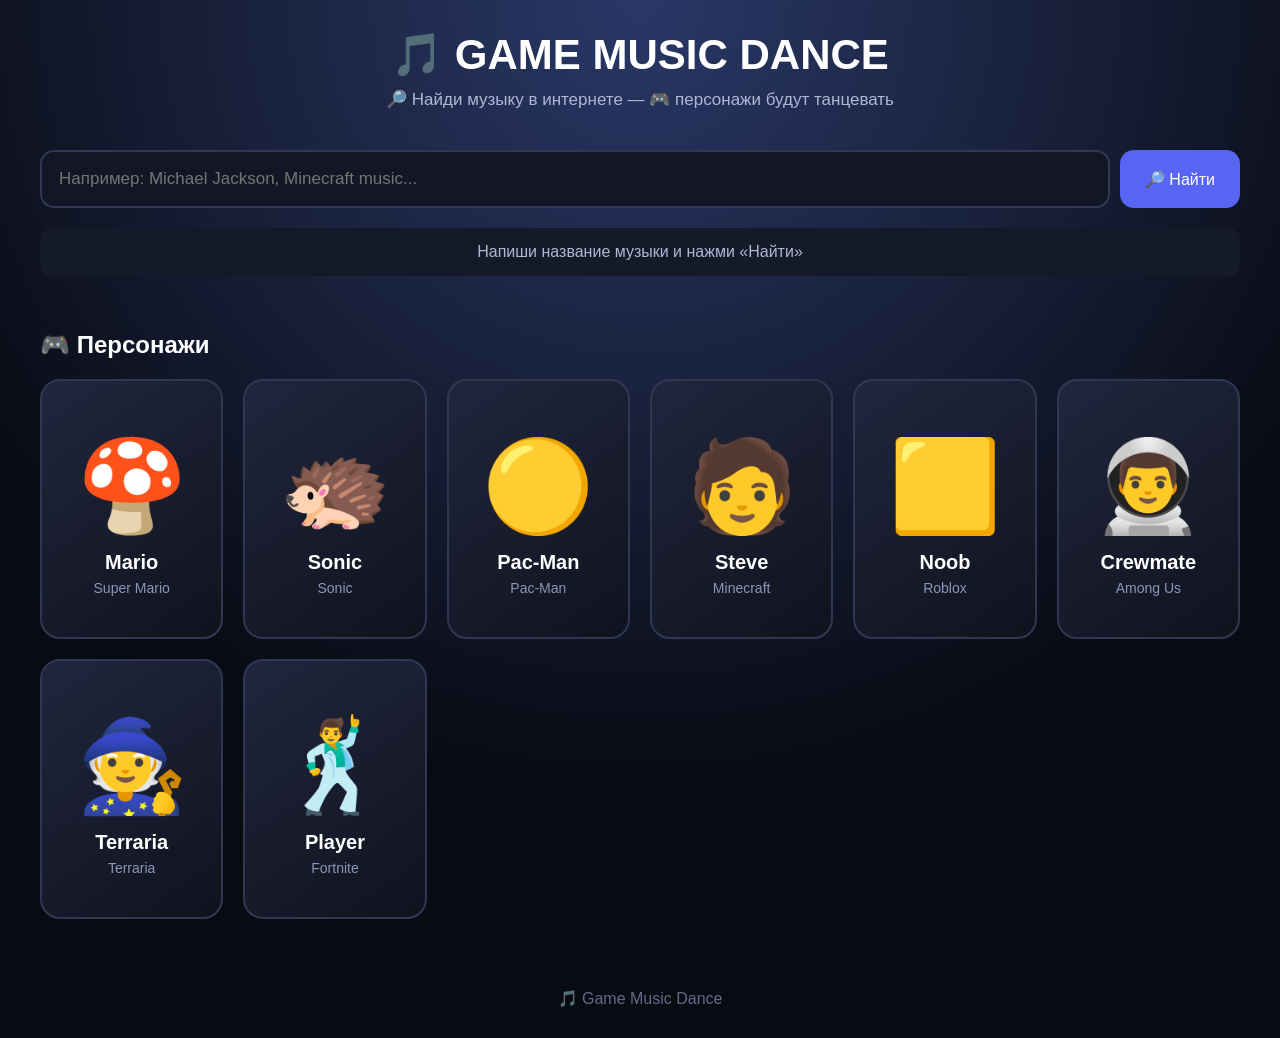
<file: static/index.html>
<!DOCTYPE html>

<html lang="ru">

<head>

<meta charset="UTF-8">

<meta name="viewport"
      content="width=device-width, initial-scale=1.0">

<title>🎵 Game Music Dance</title>


<style>

/* =========================================================
   ОСНОВА
   ========================================================= */

* {
    box-sizing: border-box;
}


body {

    margin: 0;

    min-height: 100vh;

    font-family: Arial, sans-serif;

    color: white;

    background:
        radial-gradient(
            circle at top,
            #293867,
            #090b13 65%
        );
}


/* =========================================================
   HEADER
   ========================================================= */

header {

    text-align: center;

    padding: 30px 15px 20px;
}


header h1 {

    margin: 0;

    font-size: 42px;
}


.subtitle {

    margin-top: 10px;

    color: #aeb7d5;

    font-size: 17px;
}


/* =========================================================
   КОНТЕЙНЕР
   ========================================================= */

.container {

    width: min(1200px, 94%);

    margin: auto;
}


/* =========================================================
   ПОИСК
   ========================================================= */

.search {

    display: flex;

    gap: 10px;

    margin: 20px 0;
}


#searchInput {

    flex: 1;

    padding: 17px;

    border: 2px solid #303853;

    border-radius: 14px;

    background: #131725;

    color: white;

    outline: none;

    font-size: 17px;
}


#searchInput:focus {

    border-color: #6875ff;
}


.search button {

    padding: 0 25px;

    border: none;

    border-radius: 14px;

    background: #5865f2;

    color: white;

    font-size: 16px;

    cursor: pointer;
}


.search button:hover {

    filter: brightness(1.15);
}


/* =========================================================
   PLAYER
   ========================================================= */

.player-box {

    display: none;

    margin: 20px 0;

    padding: 20px;

    background: #131725;

    border-radius: 20px;
}


.player-box.show {

    display: block;
}


#player {

    width: 100%;

    min-height: 400px;

    border-radius: 15px;

    overflow: hidden;
}


.now-playing {

    margin-top: 15px;

    text-align: center;

    font-size: 18px;

    color: #8fffaf;
}


/* =========================================================
   РЕЗУЛЬТАТЫ
   ========================================================= */

.results {

    display: grid;

    grid-template-columns:
        repeat(
            auto-fill,
            minmax(230px, 1fr)
        );

    gap: 15px;

    margin-top: 20px;
}


.result {

    background: #171c2c;

    border: 1px solid #303752;

    border-radius: 16px;

    overflow: hidden;

    transition: 0.2s;
}


.result:hover {

    transform: translateY(-4px);

    border-color: #6875ff;
}


.result img {

    width: 100%;

    display: block;
}


.result-content {

    padding: 14px;
}


.result-id {

    color: #8893b7;

    font-size: 13px;

    margin-bottom: 10px;
}


.play-button {

    width: 100%;

    padding: 12px;

    border: none;

    border-radius: 10px;

    background: #5865f2;

    color: white;

    cursor: pointer;

    font-size: 15px;
}


.youtube-button {

    display: block;

    text-align: center;

    margin-top: 8px;

    padding: 10px;

    border-radius: 10px;

    background: #272d43;

    color: white;

    text-decoration: none;

    font-size: 14px;
}


/* =========================================================
   STATUS
   ========================================================= */

.status {

    margin: 20px 0;

    padding: 15px;

    text-align: center;

    border-radius: 12px;

    background: #151a29;

    color: #aeb7d5;
}


/* =========================================================
   ПЕРСОНАЖИ
   ========================================================= */

.characters-title {

    margin-top: 35px;
}


.characters {

    display: grid;

    grid-template-columns:
        repeat(
            auto-fit,
            minmax(170px, 1fr)
        );

    gap: 20px;

    padding-bottom: 40px;
}


.character {

    min-height: 260px;

    display: flex;

    flex-direction: column;

    align-items: center;

    justify-content: center;

    background:
        linear-gradient(
            145deg,
            #20263d,
            #10131e
        );

    border: 2px solid #303752;

    border-radius: 20px;

    overflow: hidden;
}


.avatar {

    font-size: 90px;

    height: 130px;

    display: flex;

    align-items: center;

    justify-content: center;
}


.character-name {

    font-size: 20px;

    font-weight: bold;
}


.game-name {

    margin-top: 6px;

    color: #8c96b8;

    font-size: 14px;
}


/* =========================================================
   ТАНЕЦ
   ========================================================= */

.character.dancing .avatar {

    animation:
        dance
        0.45s
        infinite
        alternate
        ease-in-out;
}


.character.dancing {

    animation:
        bodyDance
        0.9s
        infinite
        ease-in-out;
}


@keyframes dance {

    0% {

        transform:
            translateY(8px)
            rotate(-10deg)
            scale(0.95);
    }


    50% {

        transform:
            translateY(-15px)
            rotate(10deg)
            scale(1.1);
    }


    100% {

        transform:
            translateY(5px)
            rotate(-7deg)
            scale(1);
    }
}


@keyframes bodyDance {

    0% {

        transform:
            translateY(0);
    }


    50% {

        transform:
            translateY(-7px)
            rotate(2deg);
    }


    100% {

        transform:
            translateY(0);
    }
}


/* =========================================================
   LOADING
   ========================================================= */

.loading {

    display: none;

    text-align: center;

    padding: 25px;

    color: #8f9abb;
}


.loading.show {

    display: block;
}


/* =========================================================
   FOOTER
   ========================================================= */

footer {

    text-align: center;

    padding: 30px;

    color: #626b88;
}


/* =========================================================
   MOBILE
   ========================================================= */

@media(max-width: 650px) {

    header h1 {

        font-size: 30px;
    }


    .search {

        flex-direction: column;
    }


    .search button {

        padding: 15px;
    }


    #player {

        min-height: 250px;
    }
}

</style>

</head>


<body>


<header>

    <h1>
        🎵 GAME MUSIC DANCE
    </h1>

    <div class="subtitle">

        🔎 Найди музыку в интернете —
        🎮 персонажи будут танцевать

    </div>

</header>


<div class="container">


    <!-- =====================================================
         ПОИСК
         ===================================================== -->

    <div class="search">

        <input
            id="searchInput"
            type="text"
            placeholder="Например: Michael Jackson, Minecraft music..."
        >

        <button onclick="searchMusic()">

            🔎 Найти

        </button>

    </div>


    <!-- =====================================================
         STATUS
         ===================================================== -->

    <div
        class="status"
        id="status"
    >

        Напиши название музыки и нажми «Найти»

    </div>


    <!-- =====================================================
         LOADING
         ===================================================== -->

    <div
        class="loading"
        id="loading"
    >

        🔎 Ищем музыку в интернете...

    </div>


    <!-- =====================================================
         РЕЗУЛЬТАТЫ
         ===================================================== -->

    <div
        class="results"
        id="results"
    >

    </div>


    <!-- =====================================================
         YOUTUBE PLAYER
         ===================================================== -->

    <div
        class="player-box"
        id="playerBox"
    >

        <div id="player"></div>

        <div
            class="now-playing"
            id="nowPlaying"
        >

            🎵 Музыка

        </div>

    </div>


    <!-- =====================================================
         ПЕРСОНАЖИ
         ===================================================== -->

    <h2 class="characters-title">

        🎮 Персонажи

    </h2>


    <div class="characters">


        <div class="character">

            <div class="avatar">
                🍄
            </div>

            <div class="character-name">
                Mario
            </div>

            <div class="game-name">
                Super Mario
            </div>

        </div>


        <div class="character">

            <div class="avatar">
                🦔
            </div>

            <div class="character-name">
                Sonic
            </div>

            <div class="game-name">
                Sonic
            </div>

        </div>


        <div class="character">

            <div class="avatar">
                🟡
            </div>

            <div class="character-name">
                Pac-Man
            </div>

            <div class="game-name">
                Pac-Man
            </div>

        </div>


        <div class="character">

            <div class="avatar">
                🧑
            </div>

            <div class="character-name">
                Steve
            </div>

            <div class="game-name">
                Minecraft
            </div>

        </div>


        <div class="character">

            <div class="avatar">
                🟨
            </div>

            <div class="character-name">
                Noob
            </div>

            <div class="game-name">
                Roblox
            </div>

        </div>


        <div class="character">

            <div class="avatar">
                👨‍🚀
            </div>

            <div class="character-name">
                Crewmate
            </div>

            <div class="game-name">
                Among Us
            </div>

        </div>


        <div class="character">

            <div class="avatar">
                🧙
            </div>

            <div class="character-name">
                Terraria
            </div>

            <div class="game-name">
                Terraria
            </div>

        </div>


        <div class="character">

            <div class="avatar">
                🕺
            </div>

            <div class="character-name">
                Player
            </div>

            <div class="game-name">
                Fortnite
            </div>

        </div>


    </div>

</div>


<footer>

    🎵 Game Music Dance

</footer>


<!-- =========================================================
     YOUTUBE IFRAME API
     ========================================================= -->

<script src="https://www.youtube.com/iframe_api"></script>


<script>

/* =========================================================
   ПЕРЕМЕННЫЕ
   ========================================================= */

let player = null;

let playerReady = false;

let currentVideo = null;


const characters =
    document.querySelectorAll(".character");


const results =
    document.getElementById("results");


const status =
    document.getElementById("status");


const loading =
    document.getElementById("loading");


const playerBox =
    document.getElementById("playerBox");


const nowPlaying =
    document.getElementById("nowPlaying");


const searchInput =
    document.getElementById("searchInput");


/* =========================================================
   YOUTUBE API
   ========================================================= */

function onYouTubeIframeAPIReady() {

    player =
        new YT.Player(
            "player",
            {

                height: "400",

                width: "100%",

                videoId: "",

                playerVars: {

                    playsinline: 1,

                    controls: 1,

                    rel: 0

                },

                events: {

                    onReady:
                        onPlayerReady,

                    onStateChange:
                        onPlayerStateChange,

                    onAutoplayBlocked:
                        onAutoplayBlocked

                }

            }
        );

}


function onPlayerReady() {

    playerReady = true;

}


/* =========================================================
   СОСТОЯНИЕ YOUTUBE
   ========================================================= */

function onPlayerStateChange(event) {

    /*
       1 = PLAYING
    */

    if (event.data === YT.PlayerState.PLAYING) {

        startDance();

        status.innerHTML =
            "🎵 Музыка играет — " +
            "<b>персонажи танцуют!</b> 💃🕺";

    }


    /*
       2 = PAUSED
    */

    else if (
        event.data === YT.PlayerState.PAUSED
    ) {

        stopDance();

        status.textContent =
            "⏸ Музыка на паузе";

    }


    /*
       0 = ENDED
    */

    else if (
        event.data === YT.PlayerState.ENDED
    ) {

        stopDance();

        status.textContent =
            "🎵 Музыка закончилась";

    }

}


/* =========================================================
   AUTOPLAY ЗАБЛОКИРОВАН
   ========================================================= */

function onAutoplayBlocked() {

    status.textContent =
        "▶️ Браузер заблокировал автоматический запуск. " +
        "Нажми кнопку запуска.";

    stopDance();

}


/* =========================================================
   ПОИСК
   ========================================================= */

async function searchMusic() {

    const query =
        searchInput.value.trim();


    if (!query) {

        status.textContent =
            "Введите название музыки.";

        return;

    }


    loading.classList.add("show");

    results.innerHTML = "";


    status.textContent =
        "🔎 Ищем: " + query;


    try {

        const response =
            await fetch(
                "/api/search?q=" +
                encodeURIComponent(query)
            );


        const data =
            await response.json();


        if (
            !data.success ||
            !data.results.length
        ) {

            status.textContent =
                "😕 Ничего не найдено.";

            loading.classList.remove("show");

            return;

        }


        status.textContent =
            "🎵 Найдено: " +
            data.results.length;


        data.results.forEach(
            (video, index) => {

                createResult(
                    video,
                    index,
                    query
                );

            }
        );


    } catch (error) {

        console.error(error);

        status.textContent =
            "❌ Ошибка поиска.";

    }


    loading.classList.remove("show");

}


/* =========================================================
   СОЗДАНИЕ РЕЗУЛЬТАТА
   ========================================================= */

function createResult(
    video,
    index,
    query
) {

    const card =
        document.createElement("div");


    card.className =
        "result";


    card.innerHTML = `

        <img
            src="${video.thumbnail}"
            alt="Музыка"
        >

        <div class="result-content">

            <div class="result-id">

                🎵 Результат ${index + 1}

            </div>

            <button
                class="play-button"
                onclick="playMusic(
                    '${video.id}',
                    '${escapeHtml(query)}'
                )"
            >

                ▶️ Играть

            </button>


            <a
                class="youtube-button"
                href="${video.url}"
                target="_blank"
            >

                🔗 Открыть YouTube

            </a>

        </div>
    `;


    results.appendChild(card);

}


/* =========================================================
   ЗАПУСК МУЗЫКИ
   ========================================================= */

function playMusic(
    videoId,
    title
) {

    if (!playerReady) {

        status.textContent =
            "⏳ YouTube-плеер ещё загружается...";

        return;

    }


    currentVideo = videoId;


    playerBox.classList.add("show");


    nowPlaying.innerHTML =
        "🎵 Сейчас играет: <b>" +
        title +
        "</b>";


    /*
       Загружаем выбранное видео.
    */

    player.loadVideoById(
        videoId
    );


    /*
       Запускаем танец.
       Если браузер разрешит autoplay —
       музыка начнётся автоматически.
    */

    startDance();

}


/* =========================================================
   ТАНЕЦ
   ========================================================= */

function startDance() {

    characters.forEach(
        character => {

            character.classList.add(
                "dancing"
            );

        }
    );

}


/* =========================================================
   ОСТАНОВКА ТАНЦА
   ========================================================= */

function stopDance() {

    characters.forEach(
        character => {

            character.classList.remove(
                "dancing"
            );

        }
    );

}


/* =========================================================
   ENTER
   ========================================================= */

searchInput.addEventListener(
    "keydown",
    function(event) {

        if (event.key === "Enter") {

            searchMusic();

        }

    }
);


/* =========================================================
   ЗАЩИТА HTML
   ========================================================= */

function escapeHtml(text) {

    return text
        .replaceAll("&", "&amp;")
        .replaceAll("<", "&lt;")
        .replaceAll(">", "&gt;")
        .replaceAll('"', "&quot;")
        .replaceAll("'", "&#039;");

}

</script>


</body>

</html>
</file>
